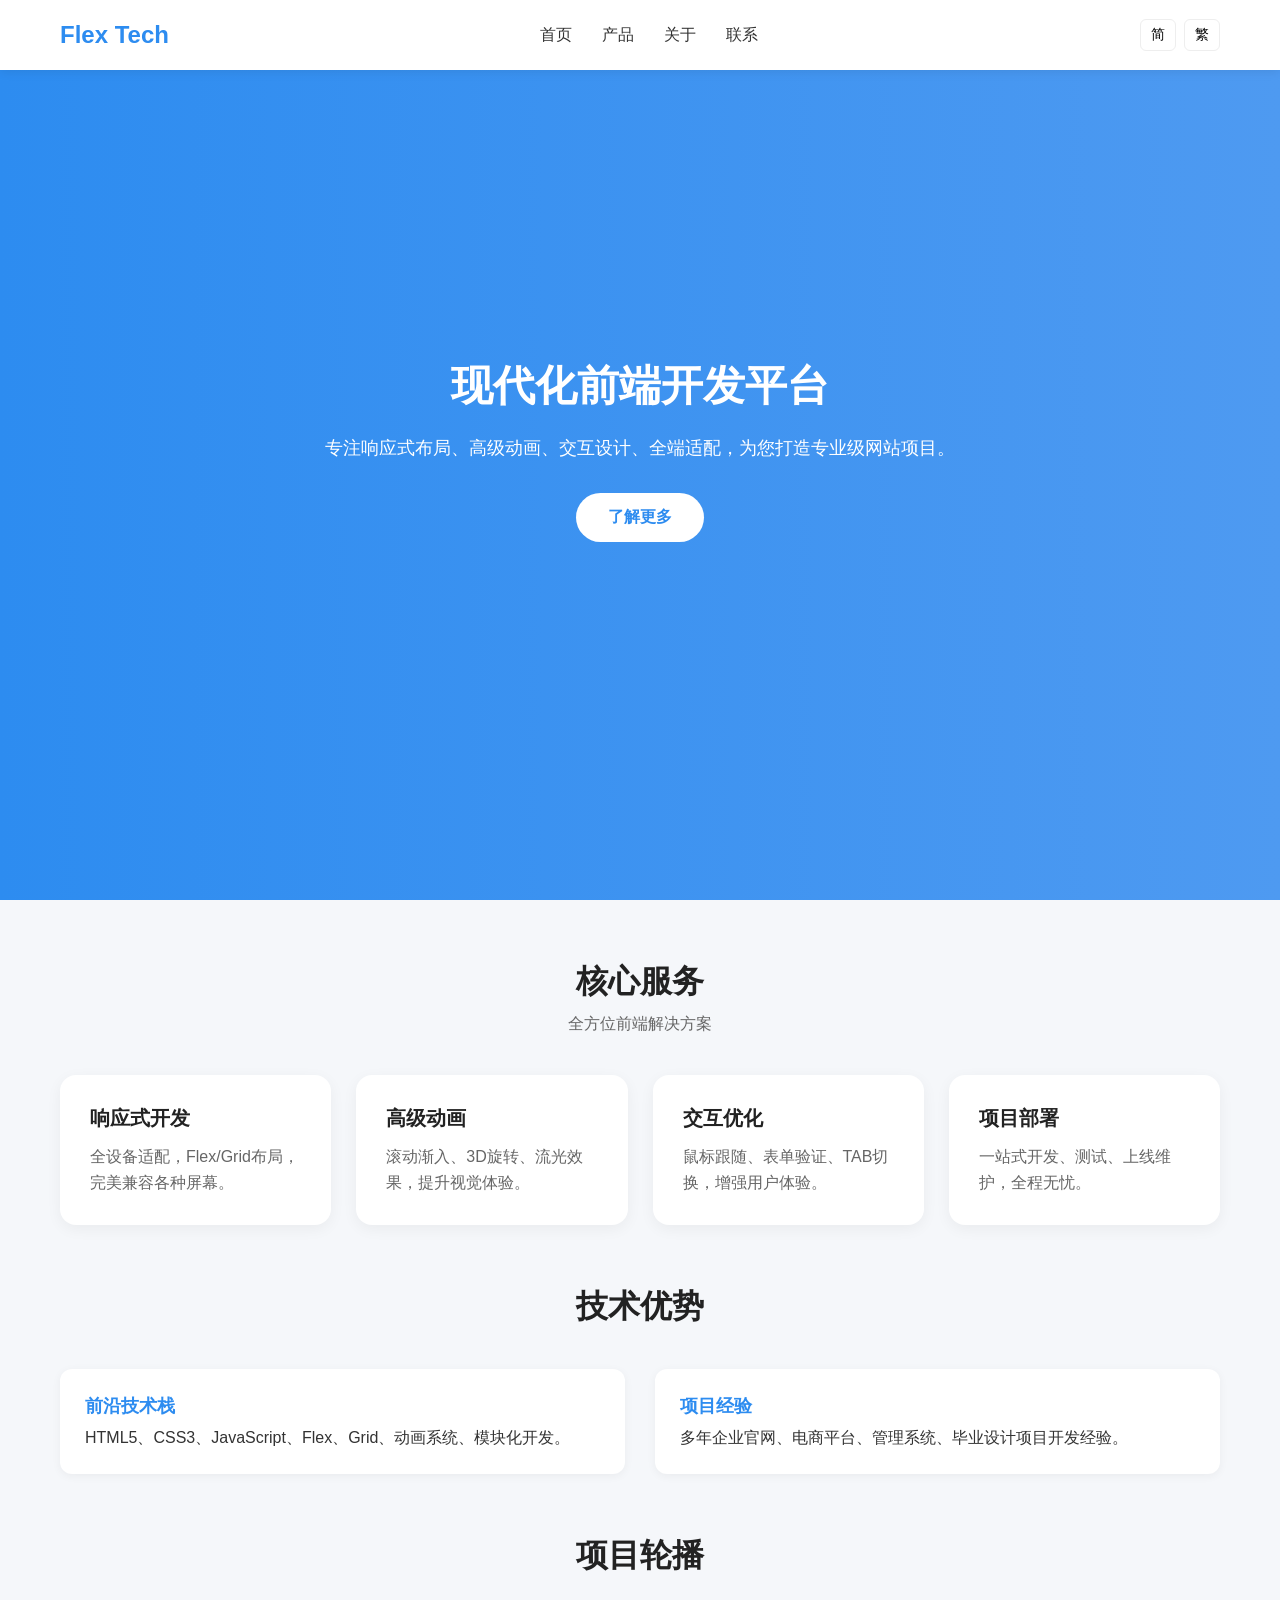
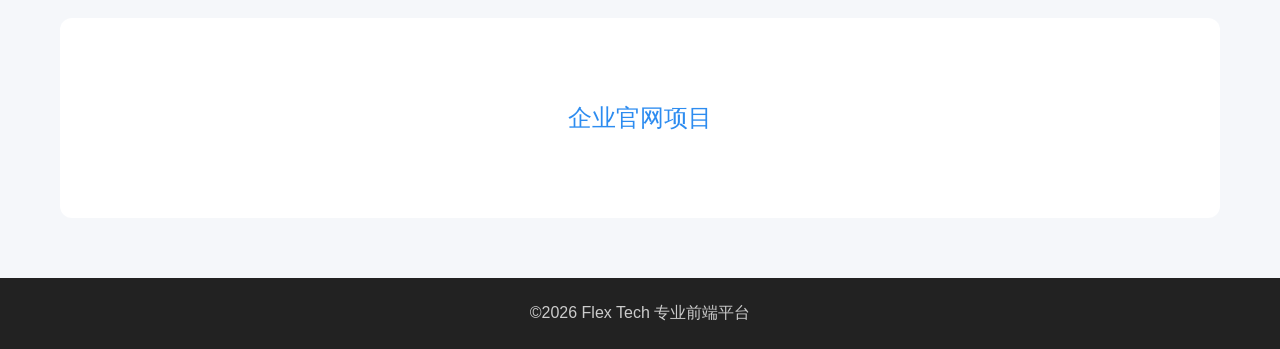
<file: index.html>
<!DOCTYPE html>
<html lang="zh-CN">
<head>
  <meta charset="UTF-8">
  <meta name="viewport" content="width=device-width, initial-scale=1.0">
  <title>Flex Tech - 现代化前端开发平台</title>
  <link rel="stylesheet" href="css/style.css">
</head>
<body>

<!-- 导航栏 -->
<div class="navbar">
  <div class="nav-container">
    <div class="logo">Flex Tech</div>
    <ul class="nav-menu">
      <li><a href="index.html" data-i18n="nav.home">首页</a></li>
      <li><a href="product.html" data-i18n="nav.product">产品</a></li>
      <li><a href="about.html" data-i18n="nav.about">关于</a></li>
      <li><a href="contact.html" data-i18n="nav.contact">联系</a></li>
    </ul>
    <div class="lang-switch">
      <button class="lang-btn" id="btn-zh">简</button>
      <button class="lang-btn" id="btn-zh-tw">繁</button>
    </div>
    <div class="menu-toggle" id="menuToggle">☰</div>
  </div>
</div>

<!-- 移动端菜单 -->
<div class="mobile-menu" id="mobileMenu">
  <ul>
    <li><a href="index.html" data-i18n="nav.home">首页</a></li>
    <li><a href="product.html" data-i18n="nav.product">产品</a></li>
    <li><a href="about.html" data-i18n="nav.about">关于</a></li>
    <li><a href="contact.html" data-i18n="nav.contact">联系</a></li>
  </ul>
  <div class="lang-switch">
    <button class="lang-btn" id="mobile-zh">简</button>
    <button class="lang-btn" id="mobile-zh-tw">繁</button>
  </div>
</div>

<!-- 英雄区 -->
<section class="hero">
  <div class="hero-content">
    <h1 data-i18n="heroTitle">现代化前端开发平台</h1>
    <p data-i18n="heroText">专注响应式布局、高级动画、交互设计、全端适配，为您打造专业级网站项目。</p>
    <a href="product.html" class="hero-btn" data-i18n="heroBtn">了解更多</a>
  </div>
</section>

<!-- 服务 -->
<section class="service">
  <div class="container">
    <div class="section-head">
      <h2 data-i18n="service">核心服务</h2>
      <p data-i18n="serviceSub">全方位前端解决方案</p>
    </div>
    <div class="service-card-wrap">
      <div class="card">
        <h3 data-i18n="card1Title">响应式开发</h3>
        <p data-i18n="card1Desc">全设备适配，Flex/Grid布局，完美兼容各种屏幕。</p>
      </div>
      <div class="card">
        <h3 data-i18n="card2Title">高级动画</h3>
        <p data-i18n="card2Desc">滚动渐入、3D旋转、流光效果，提升视觉体验。</p>
      </div>
      <div class="card">
        <h3 data-i18n="card3Title">交互优化</h3>
        <p data-i18n="card3Desc">鼠标跟随、表单验证、TAB切换，增强用户体验。</p>
      </div>
      <div class="card">
        <h3 data-i18n="card4Title">项目部署</h3>
        <p data-i18n="card4Desc">一站式开发、测试、上线维护，全程无忧。</p>
      </div>
    </div>
  </div>
</section>

<!-- 技术 -->
<section class="tech">
  <div class="container">
    <div class="section-head">
      <h2 data-i18n="tech">技术优势</h2>
    </div>
    <div class="tech-content">
      <div class="tech-item">
        <h4 data-i18n="tech1">前沿技术栈</h4>
        <p data-i18n="tech1Desc">HTML5、CSS3、JavaScript、Flex、Grid、动画系统、模块化开发。</p>
      </div>
      <div class="tech-item">
        <h4 data-i18n="tech2">项目经验</h4>
        <p data-i18n="tech2Desc">多年企业官网、电商平台、管理系统、毕业设计项目开发经验。</p>
      </div>
    </div>
  </div>
</section>

<!-- 轮播 -->
<section class="slider-section">
  <div class="container">
    <div class="section-head">
      <h2 data-i18n="slider">项目轮播</h2>
    </div>
    <div class="slider">
      <div class="slide-item active" data-i18n="slide1">企业官网项目</div>
      <div class="slide-item" data-i18n="slide2">电商平台项目</div>
      <div class="slide-item" data-i18n="slide3">毕业设计项目</div>
    </div>
  </div>
</section>

<!-- 底部 -->
<footer>
  <p data-i18n="footer">©2026 Flex Tech 专业前端平台</p>
</footer>

<!-- 返回顶部 -->
<div class="back-top">↑</div>

<script src="js/script.js"></script>
</body>
</html>
</file>
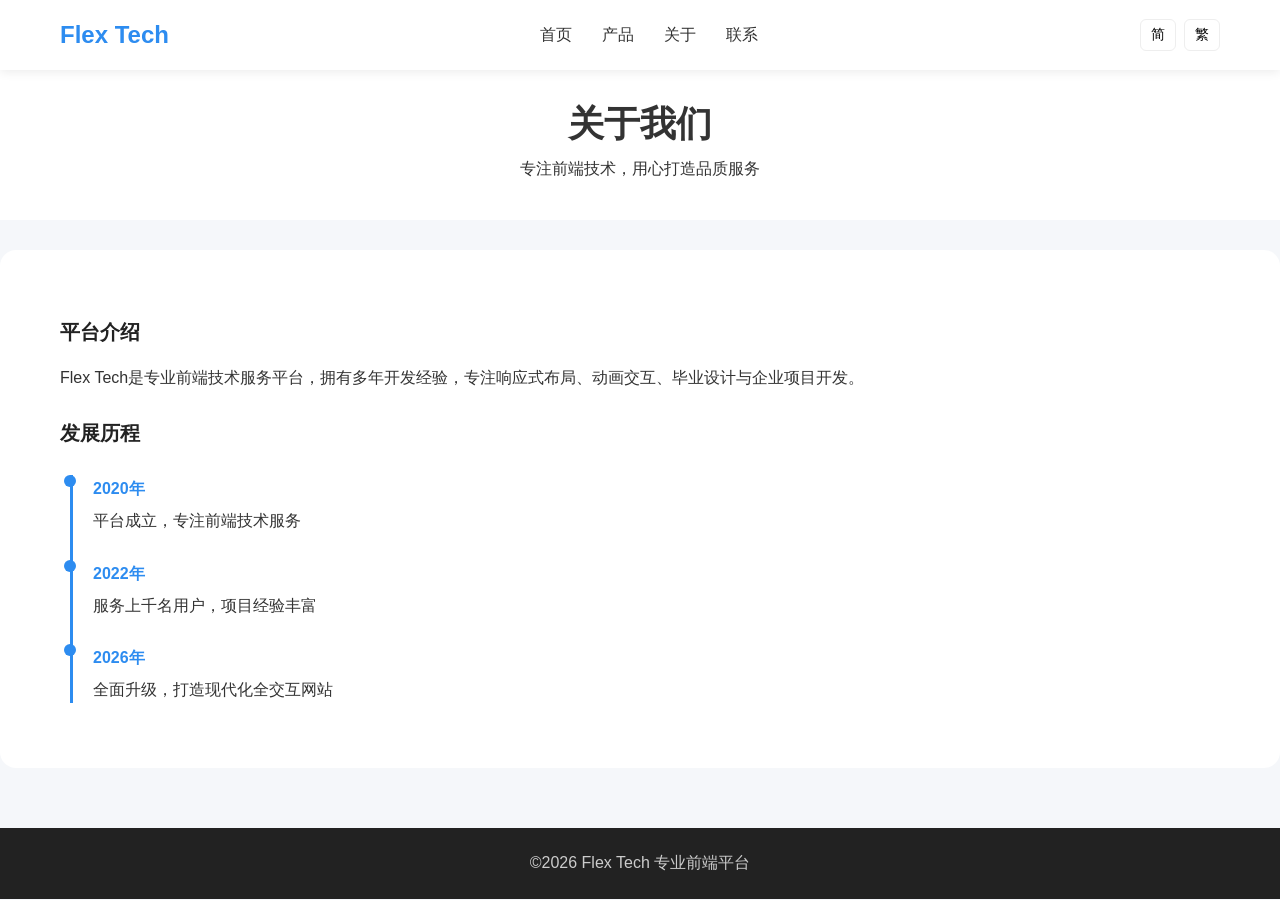
<file: about.html>
<!DOCTYPE html>
<html lang="zh-CN">
<head>
  <meta charset="UTF-8">
  <meta name="viewport" content="width=device-width, initial-scale=1.0">
  <title data-i18n="page.about">关于我们</title>
  <link rel="stylesheet" href="css/style.css">
</head>
<body>

<div class="navbar">
  <div class="nav-container">
    <div class="logo">Flex Tech</div>
    <ul class="nav-menu">
      <li><a href="index.html" data-i18n="nav.home">首页</a></li>
      <li><a href="product.html" data-i18n="nav.product">产品</a></li>
      <li><a href="about.html" data-i18n="nav.about">关于</a></li>
      <li><a href="contact.html" data-i18n="nav.contact">联系</a></li>
    </ul>
    <div class="lang-switch">
      <button class="lang-btn" id="btn-zh">简</button>
      <button class="lang-btn" id="btn-zh-tw">繁</button>
    </div>
    <div class="menu-toggle" id="menuToggle">☰</div>
  </div>
</div>

<div class="mobile-menu" id="mobileMenu">
  <ul>
    <li><a href="index.html" data-i18n="nav.home">首页</a></li>
    <li><a href="product.html" data-i18n="nav.product">产品</a></li>
    <li><a href="about.html" data-i18n="nav.about">关于</a></li>
    <li><a href="contact.html" data-i18n="nav.contact">联系</a></li>
  </ul>
  <div class="lang-switch">
    <button class="lang-btn" id="mobile-zh">简</button>
    <button class="lang-btn" id="mobile-zh-tw">繁</button>
  </div>
</div>

<section class="page-head">
  <div class="container">
    <h1 data-i18n="aboutTitle">关于我们</h1>
    <p data-i18n="aboutSub">专注前端技术，用心打造品质服务</p>
  </div>
</section>

<section class="about-content">
  <div class="container">
    <h3 data-i18n="aboutIntro">平台介绍</h3>
    <p data-i18n="aboutDesc">Flex Tech是专业前端技术服务平台，拥有多年开发经验，专注响应式布局、动画交互、毕业设计与企业项目开发。</p>

    <h3 data-i18n="history">发展历程</h3>
    <div class="timeline">
      <div class="tl-item">
        <div class="year" data-i18n="year1">2020年</div>
        <div class="tl-desc" data-i18n="year1Desc">平台成立，专注前端技术服务</div>
      </div>
      <div class="tl-item">
        <div class="year" data-i18n="year2">2022年</div>
        <div class="tl-desc" data-i18n="year2Desc">服务上千名用户，项目经验丰富</div>
      </div>
      <div class="tl-item">
        <div class="year" data-i18n="year3">2026年</div>
        <div class="tl-desc" data-i18n="year3Desc">全面升级，打造现代化全交互网站</div>
      </div>
    </div>
  </div>
</section>

<footer>
  <p data-i18n="footer">©2026 Flex Tech 专业前端平台</p>
</footer>

<div class="back-top">↑</div>
<script src="js/script.js"></script>
</body>
</html>
</file>
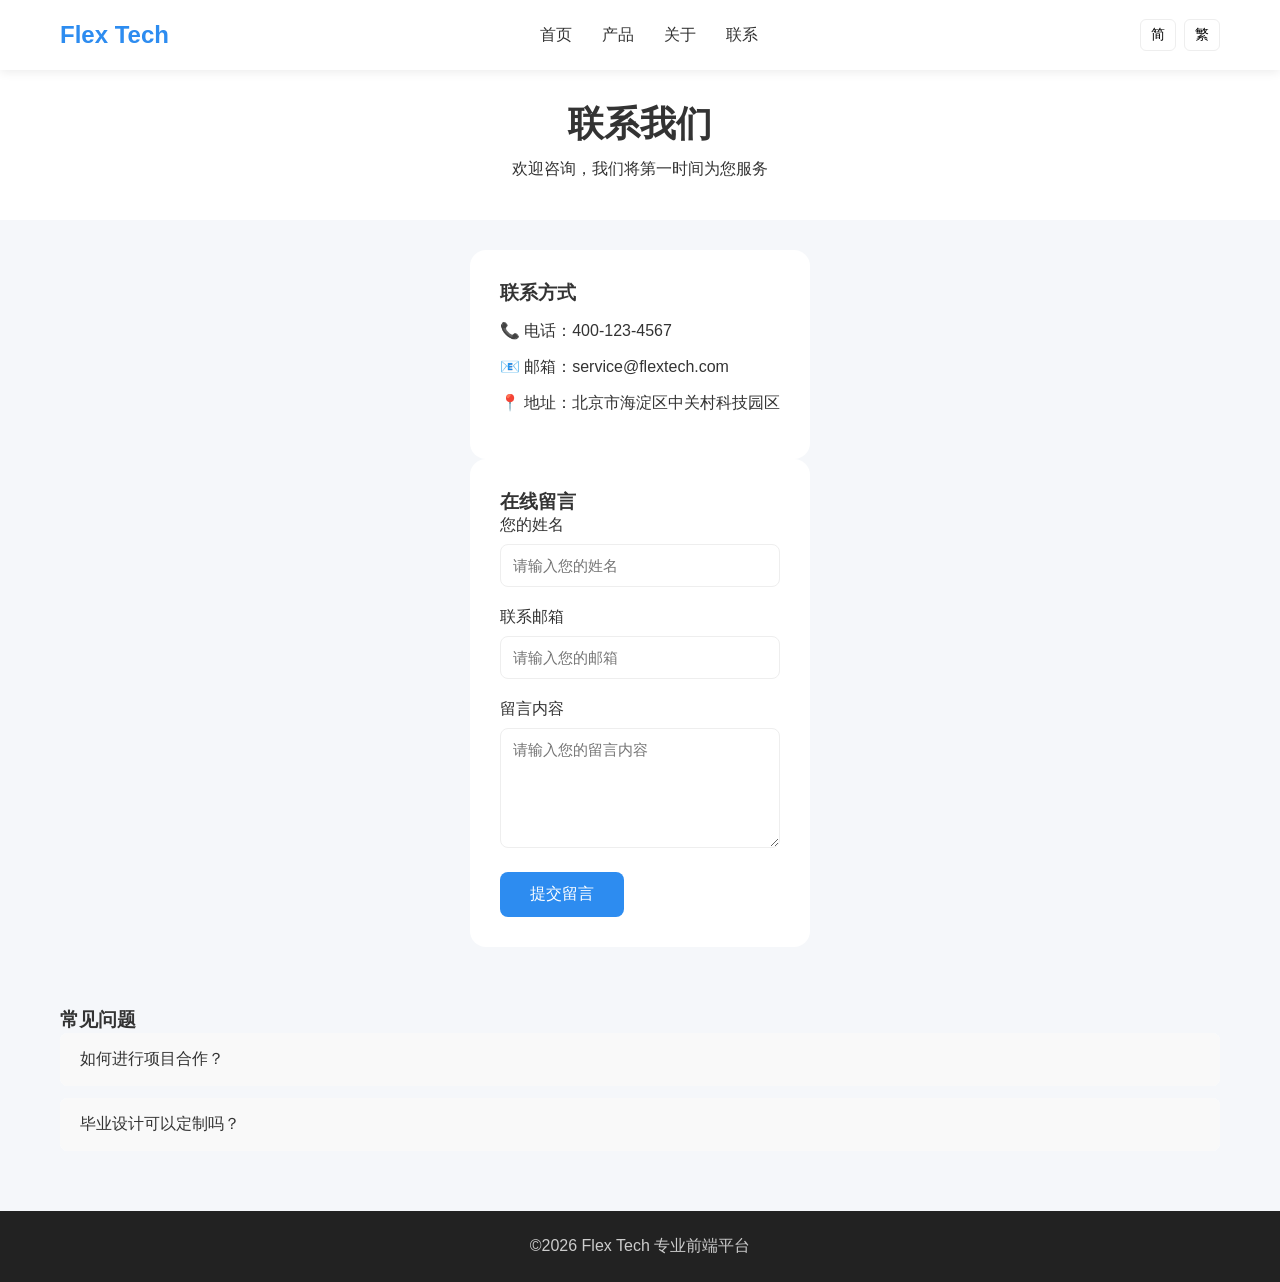
<file: contact.html>
<!DOCTYPE html>
<html lang="zh-CN">
<head>
  <meta charset="UTF-8">
  <meta name="viewport" content="width=device-width, initial-scale=1.0">
  <title data-i18n="page.contact">联系我们</title>
  <link rel="stylesheet" href="css/style.css">
</head>
<body>

<div class="navbar">
  <div class="nav-container">
    <div class="logo">Flex Tech</div>
    <ul class="nav-menu">
      <li><a href="index.html" data-i18n="nav.home">首页</a></li>
      <li><a href="product.html" data-i18n="nav.product">产品</a></li>
      <li><a href="about.html" data-i18n="nav.about">关于</a></li>
      <li><a href="contact.html" data-i18n="nav.contact">联系</a></li>
    </ul>
    <div class="lang-switch">
      <button class="lang-btn" id="btn-zh">简</button>
      <button class="lang-btn" id="btn-zh-tw">繁</button>
    </div>
    <div class="menu-toggle" id="menuToggle">☰</div>
  </div>
</div>

<div class="mobile-menu" id="mobileMenu">
  <ul>
    <li><a href="index.html" data-i18n="nav.home">首页</a></li>
    <li><a href="product.html" data-i18n="nav.product">产品</a></li>
    <li><a href="about.html" data-i18n="nav.about">关于</a></li>
    <li><a href="contact.html" data-i18n="nav.contact">联系</a></li>
  </ul>
  <div class="lang-switch">
    <button class="lang-btn" id="mobile-zh">简</button>
    <button class="lang-btn" id="mobile-zh-tw">繁</button>
  </div>
</div>

<section class="page-head">
  <div class="container">
    <h1 data-i18n="contactTitle">联系我们</h1>
    <p data-i18n="contactSub">欢迎咨询，我们将第一时间为您服务</p>
  </div>
</section>

<section class="contact-wrap">
  <div class="container">
    <div class="contact-left">
      <h3 data-i18n="contactInfo">联系方式</h3>
      <p data-i18n="contactTel">📞 电话：400-123-4567</p>
      <p data-i18n="contactMail">📧 邮箱：service@flextech.com</p>
      <p data-i18n="contactAddr">📍 地址：北京市海淀区中关村科技园区</p>
    </div>
    <div class="contact-right">
      <h3 data-i18n="contactMsg">在线留言</h3>
      <form id="msgForm">
        <div class="form-item">
          <label data-i18n="contactName">您的姓名</label>
          <input type="text" name="name" data-i18n="namePlaceholder">
        </div>
        <div class="form-item">
          <label data-i18n="contactEmail">联系邮箱</label>
          <input type="email" name="email" data-i18n="emailPlaceholder">
        </div>
        <div class="form-item">
          <label data-i18n="contactContent">留言内容</label>
          <textarea name="content" data-i18n="msgPlaceholder"></textarea>
        </div>
        <button type="submit" class="submit-btn" data-i18n="submitBtn">提交留言</button>
      </form>
    </div>
  </div>
</section>

<section class="faq">
  <div class="container">
    <h3 data-i18n="faq">常见问题</h3>
    <div class="accordion">
      <div class="accordion-item">
        <div class="accordion-header" data-i18n="faq1Q">如何进行项目合作？</div>
        <div class="accordion-body" data-i18n="faq1A">联系我们并说明需求，我们将提供方案、报价、开发、测试、上线全流程服务。</div>
      </div>
      <div class="accordion-item">
        <div class="accordion-header" data-i18n="faq2Q">毕业设计可以定制吗？</div>
        <div class="accordion-body" data-i18n="faq2A">可以，我们支持定制前端页面、交互效果、论文配套项目，完全满足学校要求。</div>
      </div>
    </div>
  </div>
</section>

<footer>
  <p data-i18n="footer">©2026 Flex Tech 专业前端平台</p>
</footer>

<div class="back-top">↑</div>
<script src="js/script.js"></script>
</body>
</html>
</file>
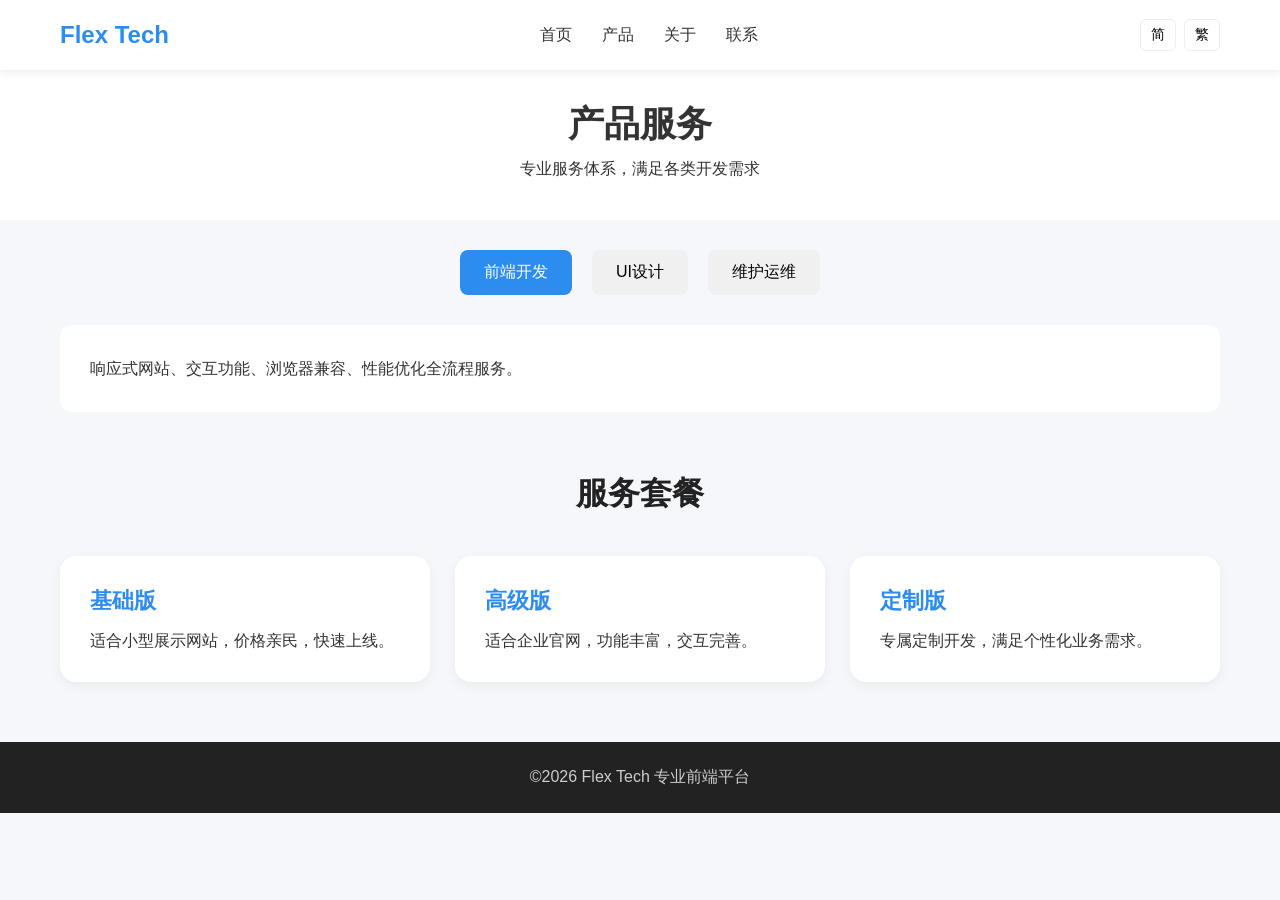
<file: product.html>
<!DOCTYPE html>
<html lang="zh-CN">
<head>
  <meta charset="UTF-8">
  <meta name="viewport" content="width=device-width, initial-scale=1.0">
  <title data-i18n="page.product">产品中心</title>
  <link rel="stylesheet" href="css/style.css">
</head>
<body>

<div class="navbar">
  <div class="nav-container">
    <div class="logo">Flex Tech</div>
    <ul class="nav-menu">
      <li><a href="index.html" data-i18n="nav.home">首页</a></li>
      <li><a href="product.html" data-i18n="nav.product">产品</a></li>
      <li><a href="about.html" data-i18n="nav.about">关于</a></li>
      <li><a href="contact.html" data-i18n="nav.contact">联系</a></li>
    </ul>
    <div class="lang-switch">
      <button class="lang-btn" id="btn-zh">简</button>
      <button class="lang-btn" id="btn-zh-tw">繁</button>
    </div>
    <div class="menu-toggle" id="menuToggle">☰</div>
  </div>
</div>

<div class="mobile-menu" id="mobileMenu">
  <ul>
    <li><a href="index.html" data-i18n="nav.home">首页</a></li>
    <li><a href="product.html" data-i18n="nav.product">产品</a></li>
    <li><a href="about.html" data-i18n="nav.about">关于</a></li>
    <li><a href="contact.html" data-i18n="nav.contact">联系</a></li>
  </ul>
  <div class="lang-switch">
    <button class="lang-btn" id="mobile-zh">简</button>
    <button class="lang-btn" id="mobile-zh-tw">繁</button>
  </div>
</div>

<section class="page-head">
  <div class="container">
    <h1 data-i18n="productTitle">产品服务</h1>
    <p data-i18n="productSub">专业服务体系，满足各类开发需求</p>
  </div>
</section>

<section class="tab-section">
  <div class="container">
    <div class="tab-btns">
      <button class="tab-btn active" data-i18n="tab1">前端开发</button>
      <button class="tab-btn" data-i18n="tab2">UI设计</button>
      <button class="tab-btn" data-i18n="tab3">维护运维</button>
    </div>
    <div class="tab-panels">
      <div class="tab-panel active" data-i18n="tab1Desc">响应式网站、交互功能、浏览器兼容、性能优化全流程服务。</div>
      <div class="tab-panel" data-i18n="tab2Desc">现代化界面设计、品牌视觉、用户体验、高保真原型输出。</div>
      <div class="tab-panel" data-i18n="tab3Desc">漏洞修复、内容更新、服务器运维、安全加固、全年技术支持。</div>
    </div>
  </div>
</section>

<section class="package">
  <div class="container">
    <div class="section-head">
      <h2 data-i18n="package">服务套餐</h2>
    </div>
    <div class="package-wrap">
      <div class="package-card">
        <h3 data-i18n="pkg1">基础版</h3>
        <p data-i18n="pkg1Desc">适合小型展示网站，价格亲民，快速上线。</p>
      </div>
      <div class="package-card">
        <h3 data-i18n="pkg2">高级版</h3>
        <p data-i18n="pkg2Desc">适合企业官网，功能丰富，交互完善。</p>
      </div>
      <div class="package-card">
        <h3 data-i18n="pkg3">定制版</h3>
        <p data-i18n="pkg3Desc">专属定制开发，满足个性化业务需求。</p>
      </div>
    </div>
  </div>
</section>

<footer>
  <p data-i18n="footer">©2026 Flex Tech 专业前端平台</p>
</footer>

<div class="back-top">↑</div>
<script src="js/script.js"></script>
</body>
</html>
</file>
<file: css/style.css>
* {
  margin: 0;
  padding: 0;
  box-sizing: border-box;
  font-family: "PingFang SC", "Microsoft YaHei", sans-serif;
}
html {
  scroll-behavior: smooth;
}
body {
  background: #f5f7fa;
  color: #333;
}
.container {
  max-width: 1200px;
  margin: 0 auto;
  padding: 0 20px;
}

/* 导航 */
.navbar {
  position: fixed;
  top: 0;
  left: 0;
  width: 100%;
  background: #fff;
  box-shadow: 0 2px 10px rgba(0,0,0,0.08);
  z-index: 999;
  transition: 0.3s;
}
.navbar.shrink {
  padding: 10px 0;
  background: #fff;
}
.nav-container {
  display: flex;
  align-items: center;
  justify-content: space-between;
  height: 70px;
  max-width: 1200px;
  margin: 0 auto;
  padding: 0 20px;
}
.logo {
  font-size: 24px;
  font-weight: bold;
  color: #2d8cf0;
}
.nav-menu {
  display: flex;
  list-style: none;
  gap: 30px;
}
.nav-menu a {
  text-decoration: none;
  color: #333;
  font-size: 16px;
  transition: 0.3s;
}
.nav-menu a:hover {
  color: #2d8cf0;
}

/* 语言切换 */
.lang-switch {
  display: flex;
  gap: 8px;
  margin-left: 10px;
}
.lang-btn {
  padding: 6px 10px;
  border: 1px solid #eee;
  background: #fff;
  border-radius: 6px;
  cursor: pointer;
  font-size: 14px;
  transition: 0.3s;
}
.lang-btn:hover {
  background: #2d8cf0;
  color: #fff;
  border-color: #2d8cf0;
}

/* 移动端菜单 */
.menu-toggle {
  display: none;
  font-size: 24px;
  cursor: pointer;
}
.mobile-menu {
  position: fixed;
  top: 70px;
  right: -100%;
  width: 240px;
  height: 100vh;
  background: #fff;
  box-shadow: -2px 0 10px rgba(0,0,0,0.1);
  padding: 20px;
  transition: 0.3s;
  z-index: 998;
}
.mobile-menu.show {
  right: 0;
}
.mobile-menu ul {
  list-style: none;
  margin-bottom: 20px;
}
.mobile-menu li {
  margin: 15px 0;
}
.mobile-menu a {
  text-decoration: none;
  color: #333;
  font-size: 16px;
}

/* 英雄区 */
.hero {
  height: 100vh;
  background: linear-gradient(to right, #2d8cf0, #4e9af1);
  display: flex;
  align-items: center;
  justify-content: center;
  text-align: center;
  color: #fff;
  padding: 0 20px;
}
.hero-content h1 {
  font-size: 42px;
  margin-bottom: 20px;
}
.hero-content p {
  font-size: 18px;
  max-width: 700px;
  margin: 0 auto 30px;
  line-height: 1.6;
}
.hero-btn {
  display: inline-block;
  padding: 14px 32px;
  background: #fff;
  color: #2d8cf0;
  border-radius: 50px;
  text-decoration: none;
  font-weight: bold;
  transition: 0.3s;
}
.hero-btn:hover {
  background: #f0f5ff;
  transform: translateY(-3px);
}

/* 通用标题 */
.section-head {
  text-align: center;
  margin: 60px 0 40px;
}
.section-head h2 {
  font-size: 32px;
  margin-bottom: 10px;
  color: #222;
}
.section-head p {
  color: #666;
  font-size: 16px;
}

/* 服务卡片 */
.service-card-wrap {
  display: flex;
  flex-wrap: wrap;
  gap: 25px;
  margin-bottom: 60px;
}
.card {
  flex: 1;
  min-width: 260px;
  background: #fff;
  padding: 30px;
  border-radius: 16px;
  box-shadow: 0 4px 15px rgba(0,0,0,0.05);
  transition: 0.3s;
}
.card:hover {
  transform: translateY(-8px);
  box-shadow: 0 8px 20px rgba(0,0,0,0.08);
}
.card h3 {
  font-size: 20px;
  margin-bottom: 12px;
  color: #222;
}
.card p {
  color: #666;
  line-height: 1.6;
}

/* 技术 */
.tech-content {
  display: flex;
  gap: 30px;
  margin-bottom: 60px;
}
.tech-item {
  flex: 1;
  background: #fff;
  padding: 25px;
  border-radius: 12px;
  box-shadow: 0 2px 10px rgba(0,0,0,0.05);
}
.tech-item h4 {
  font-size: 18px;
  margin-bottom: 10px;
  color: #2d8cf0;
}

/* 轮播 */
.slider {
  position: relative;
  height: 200px;
  border-radius: 12px;
  overflow: hidden;
  background: #fff;
  margin-bottom: 60px;
}
.slide-item {
  position: absolute;
  top: 0;
  left: 0;
  width: 100%;
  height: 100%;
  display: flex;
  align-items: center;
  justify-content: center;
  font-size: 24px;
  color: #2d8cf0;
  opacity: 0;
  transition: 0.6s;
}
.slide-item.active {
  opacity: 1;
}

/* 页面标题 */
.page-head {
  padding: 100px 0 40px;
  text-align: center;
  background: #fff;
  margin-bottom: 30px;
}
.page-head h1 {
  font-size: 36px;
  margin-bottom: 10px;
}

/* 标签页 */
.tab-btns {
  display: flex;
  justify-content: center;
  gap: 20px;
  margin-bottom: 30px;
}
.tab-btn {
  padding: 12px 24px;
  border: none;
  background: #f0f0f0;
  border-radius: 8px;
  font-size: 16px;
  cursor: pointer;
  transition: 0.3s;
}
.tab-btn.active {
  background: #2d8cf0;
  color: #fff;
}
.tab-panel {
  display: none;
  background: #fff;
  padding: 30px;
  border-radius: 12px;
  line-height: 1.7;
  margin-bottom: 50px;
}
.tab-panel.active {
  display: block;
}

/* 套餐 */
.package-wrap {
  display: flex;
  gap: 25px;
  flex-wrap: wrap;
  margin-bottom: 60px;
}
.package-card {
  flex: 1;
  min-width: 280px;
  background: #fff;
  padding: 30px;
  border-radius: 16px;
  box-shadow: 0 4px 12px rgba(0,0,0,0.05);
}
.package-card h3 {
  font-size: 22px;
  margin-bottom: 15px;
  color: #2d8cf0;
}

/* 关于 */
.about-content {
  background: #fff;
  padding: 40px;
  border-radius: 16px;
  margin-bottom: 60px;
  line-height: 1.7;
}
.about-content h3 {
  margin: 25px 0 15px;
  font-size: 20px;
  color: #222;
}
.timeline {
  border-left: 3px solid #2d8cf0;
  padding-left: 20px;
  margin-left: 10px;
}
.tl-item {
  margin: 25px 0;
  position: relative;
}
.tl-item::before {
  content: "";
  position: absolute;
  left: -29px;
  top: 0;
  width: 12px;
  height: 12px;
  border-radius: 50%;
  background: #2d8cf0;
}
.year {
  font-weight: bold;
  color: #2d8cf0;
  margin-bottom: 5px;
}

/* 联系 */
.contact-wrap {
  display: flex;
  gap: 40px;
  margin-bottom: 60px;
  flex-wrap: wrap;
}
.contact-left, .contact-right {
  flex: 1;
  min-width: 300px;
  background: #fff;
  padding: 30px;
  border-radius: 16px;
}
.contact-left p {
  margin: 15px 0;
  font-size: 16px;
}
.form-item {
  margin-bottom: 20px;
}
.form-item label {
  display: block;
  margin-bottom: 8px;
  font-weight: 500;
}
.form-item input, .form-item textarea {
  width: 100%;
  padding: 12px;
  border: 1px solid #eee;
  border-radius: 8px;
  outline: none;
  font-size: 15px;
}
.form-item textarea {
  min-height: 120px;
  resize: vertical;
}
.submit-btn {
  padding: 12px 30px;
  background: #2d8cf0;
  color: #fff;
  border: none;
  border-radius: 8px;
  cursor: pointer;
  font-size: 16px;
  transition: 0.3s;
}
.submit-btn:hover {
  background: #1b79e0;
}

/* 手风琴 */
.faq {
  margin-bottom: 60px;
}
.accordion-item {
  background: #fff;
  margin-bottom: 12px;
  border-radius: 8px;
  overflow: hidden;
}
.accordion-header {
  padding: 16px 20px;
  background: #f9f9f9;
  cursor: pointer;
  font-weight: 500;
  position: relative;
}
.accordion-body {
  max-height: 0;
  overflow: hidden;
  transition: 0.3s;
  padding: 0 20px;
  line-height: 1.6;
}
.accordion-body.show {
  max-height: 200px;
  padding: 15px 20px;
}

/* 底部 */
footer {
  background: #222;
  color: #ccc;
  text-align: center;
  padding: 25px 0;
  margin-top: 40px;
}

/* 返回顶部 */
.back-top {
  position: fixed;
  bottom: 30px;
  right: 30px;
  width: 44px;
  height: 44px;
  background: #2d8cf0;
  color: #fff;
  border-radius: 50%;
  display: flex;
  align-items: center;
  justify-content: center;
  cursor: pointer;
  opacity: 0;
  visibility: hidden;
  transition: 0.3s;
  z-index: 997;
}
.back-top.show {
  opacity: 1;
  visibility: visible;
}

/* 响应式 */
@media (max-width: 992px) {
  .nav-menu {
    display: none;
  }
  .menu-toggle {
    display: block;
  }
  .lang-switch {
    margin-left: auto;
    margin-right: 15px;
  }
}
</file>
